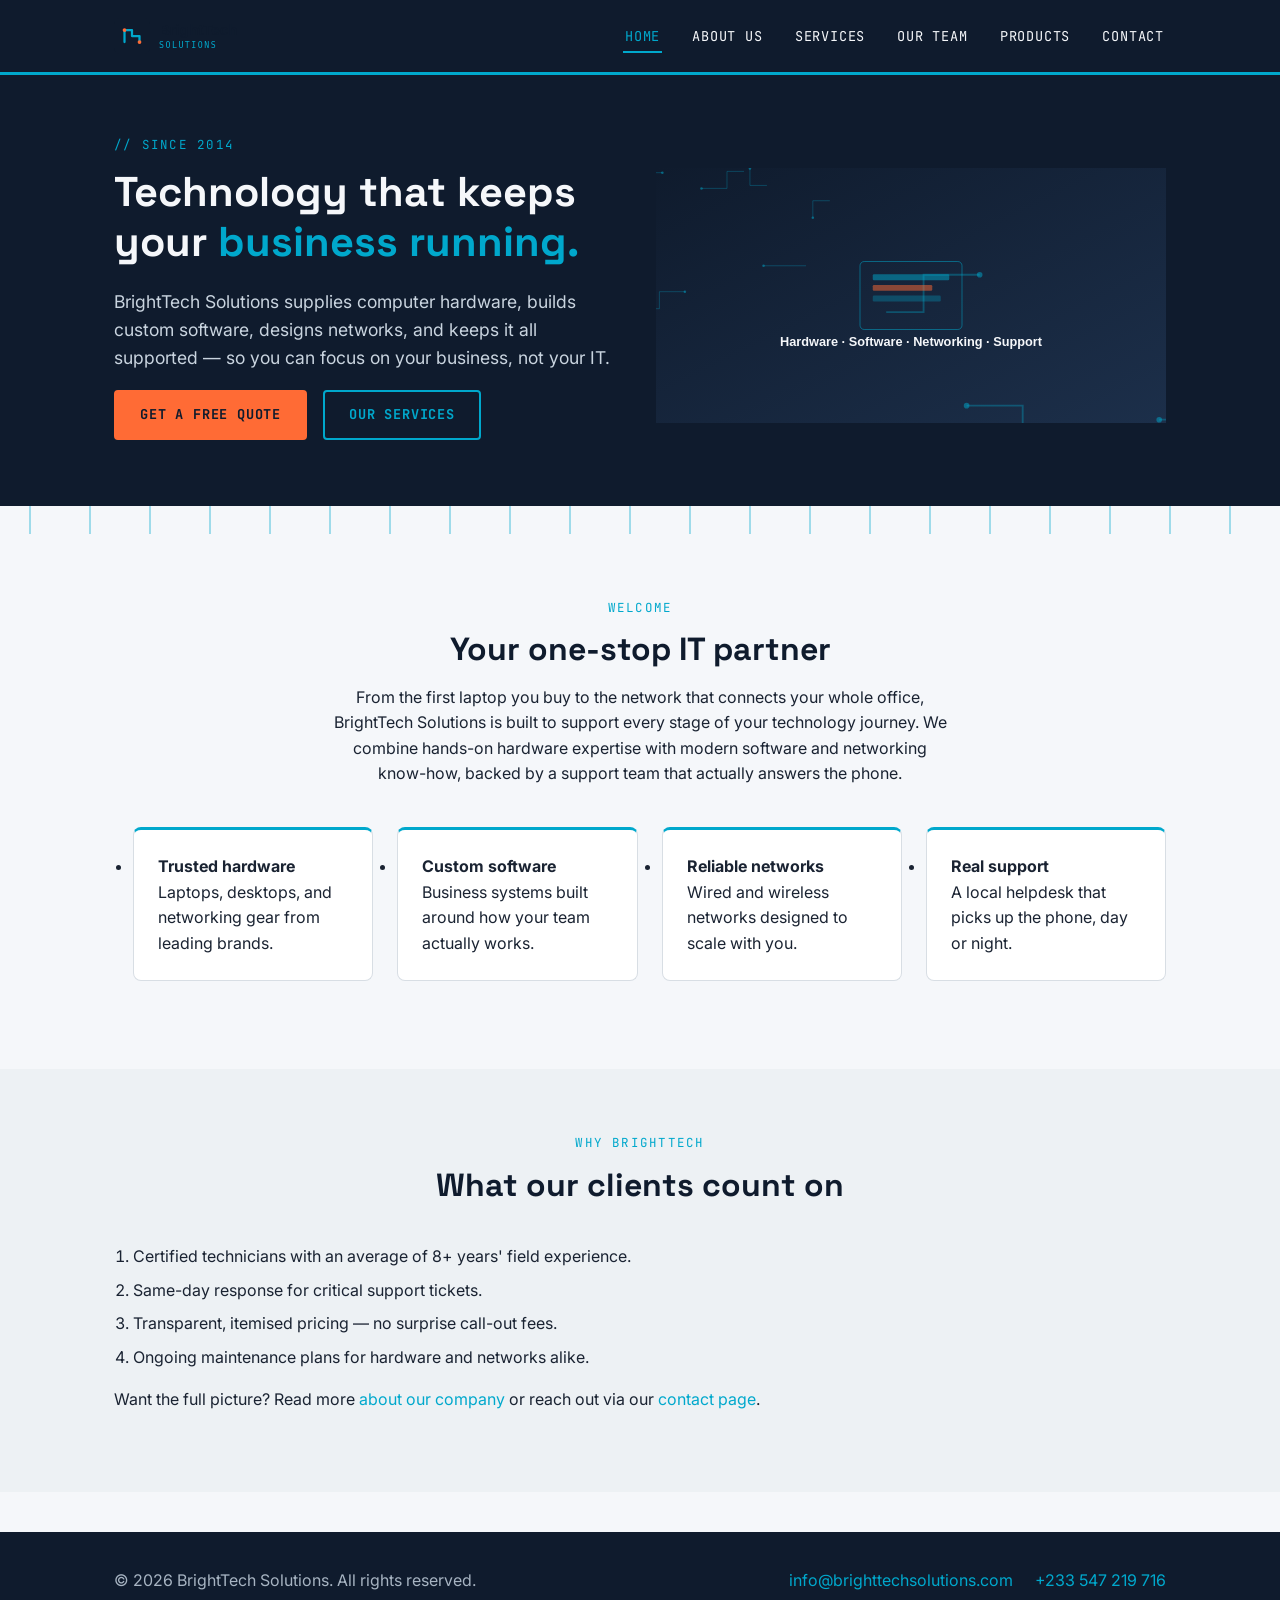
<file: index.html>
<!DOCTYPE html>
<html lang="en">
<head>
<meta charset="UTF-8">
<meta name="viewport" content="width=device-width, initial-scale=1.0">
<title>BrightTech Solutions | Hardware, Software &amp; IT Support</title>
<link rel="stylesheet" href="style.css">
</head>
<body>

<header class="site-header">
  <div class="nav-wrap">
    <a href="index.html" class="logo-link"><img src="images/logo.svg" alt="BrightTech Solutions logo"></a>
    <nav class="main-nav">
      <ul>
        <li><a href="index.html" class="active">Home</a></li>
        <li><a href="about.html">About Us</a></li>
        <li><a href="services.html">Services</a></li>
        <li><a href="team.html">Our Team</a></li>
        <li><a href="products.html">Products</a></li>
        <li><a href="contact.html">Contact</a></li>
      </ul>
    </nav>
  </div>
</header>

<section class="hero">
  <div class="container">
    <div class="hero-copy">
      <p class="eyebrow">// Since 2014</p>
      <h1>Technology that keeps your <span>business running.</span></h1>
      <p class="lead">BrightTech Solutions supplies computer hardware, builds custom software, designs networks, and keeps it all supported — so you can focus on your business, not your IT.</p>
      <p>
        <a href="contact.html" class="btn">Get a Free Quote</a>
        <a href="services.html" class="btn outline">Our Services</a>
      </p>
    </div>
    <div class="hero-art">
      <img src="images/hero.svg" alt="Illustration representing hardware, software and networking services">
    </div>
  </div>
</section>
<div class="circuit-divider"></div>

<section>
  <div class="container">
    <div class="section-head">
      <p class="eyebrow">Welcome</p>
      <h2>Your one-stop IT partner</h2>
      <p>From the first laptop you buy to the network that connects your whole office, BrightTech Solutions is built to support every stage of your technology journey. We combine hands-on hardware expertise with modern software and networking know-how, backed by a support team that actually answers the phone.</p>
    </div>

    <ul class="check-list grid-4">
      <li class="card">
        <strong>Trusted hardware</strong><br>
        Laptops, desktops, and networking gear from leading brands.
      </li>
      <li class="card">
        <strong>Custom software</strong><br>
        Business systems built around how your team actually works.
      </li>
      <li class="card">
        <strong>Reliable networks</strong><br>
        Wired and wireless networks designed to scale with you.
      </li>
      <li class="card">
        <strong>Real support</strong><br>
        A local helpdesk that picks up the phone, day or night.
      </li>
    </ul>
  </div>
</section>

<section class="alt">
  <div class="container">
    <div class="section-head">
      <p class="eyebrow">Why BrightTech</p>
      <h2>What our clients count on</h2>
    </div>
    <ol class="step-list">
      <li>Certified technicians with an average of 8+ years' field experience.</li>
      <li>Same-day response for critical support tickets.</li>
      <li>Transparent, itemised pricing — no surprise call-out fees.</li>
      <li>Ongoing maintenance plans for hardware and networks alike.</li>
    </ol>
    <p>Want the full picture? Read more <a href="about.html">about our company</a> or reach out via our <a href="contact.html">contact page</a>.</p>
  </div>
</section>

<footer class="site-footer">
  <div class="container">
    <p>&copy; 2026 BrightTech Solutions. All rights reserved.</p>
    <p class="foot-links">
      <a href="mailto:info@brighttechsolutions.com">info@brighttechsolutions.com</a>
      <a href="tel:+233547219716">+233 547 219 716</a>
    </p>
  </div>
</footer>

</body>
</html>
</file>
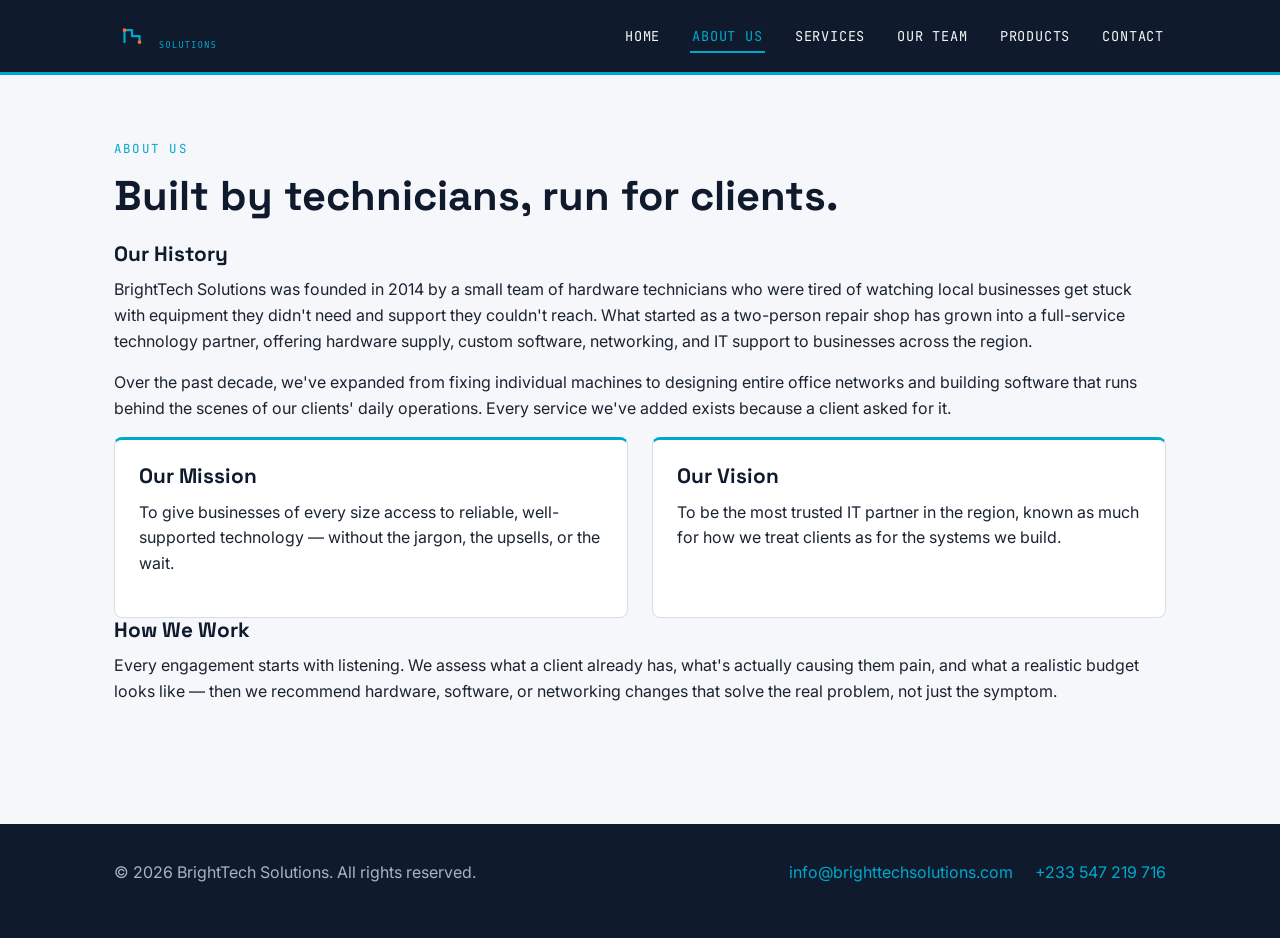
<file: about.html>
<!DOCTYPE html>
<html lang="en">
<head>
<meta charset="UTF-8">
<meta name="viewport" content="width=device-width, initial-scale=1.0">
<title>About Us | BrightTech Solutions</title>
<link rel="stylesheet" href="style.css">
</head>
<body>

<header class="site-header">
  <div class="nav-wrap">
    <a href="index.html" class="logo-link"><img src="images/logo.svg" alt="BrightTech Solutions logo"></a>
    <nav class="main-nav">
      <ul>
        <li><a href="index.html">Home</a></li>
        <li><a href="about.html" class="active">About Us</a></li>
        <li><a href="services.html">Services</a></li>
        <li><a href="team.html">Our Team</a></li>
        <li><a href="products.html">Products</a></li>
        <li><a href="contact.html">Contact</a></li>
      </ul>
    </nav>
  </div>
</header>

<section>
  <div class="container">
    <p class="eyebrow">About Us</p>
    <h1>Built by technicians, run for clients.</h1>

    <h3>Our History</h3>
    <p>BrightTech Solutions was founded in 2014 by a small team of hardware technicians who were tired of watching local businesses get stuck with equipment they didn't need and support they couldn't reach. What started as a two-person repair shop has grown into a full-service technology partner, offering hardware supply, custom software, networking, and IT support to businesses across the region.</p>
    <p>Over the past decade, we've expanded from fixing individual machines to designing entire office networks and building software that runs behind the scenes of our clients' daily operations. Every service we've added exists because a client asked for it.</p>

    <div class="grid-2">
      <div class="card">
        <h3>Our Mission</h3>
        <p>To give businesses of every size access to reliable, well-supported technology — without the jargon, the upsells, or the wait.</p>
      </div>
      <div class="card">
        <h3>Our Vision</h3>
        <p>To be the most trusted IT partner in the region, known as much for how we treat clients as for the systems we build.</p>
      </div>
    </div>

    <h3>How We Work</h3>
    <p>Every engagement starts with listening. We assess what a client already has, what's actually causing them pain, and what a realistic budget looks like — then we recommend hardware, software, or networking changes that solve the real problem, not just the symptom.</p>
  </div>
</section>

<footer class="site-footer">
  <div class="container">
    <p>&copy; 2026 BrightTech Solutions. All rights reserved.</p>
    <p class="foot-links">
      <a href="mailto:info@brighttechsolutions.com">info@brighttechsolutions.com</a>
      <a href="tel:+233547219716">+233 547 219 716</a>
    </p>
  </div>
</footer>

</body>
</html>
</file>
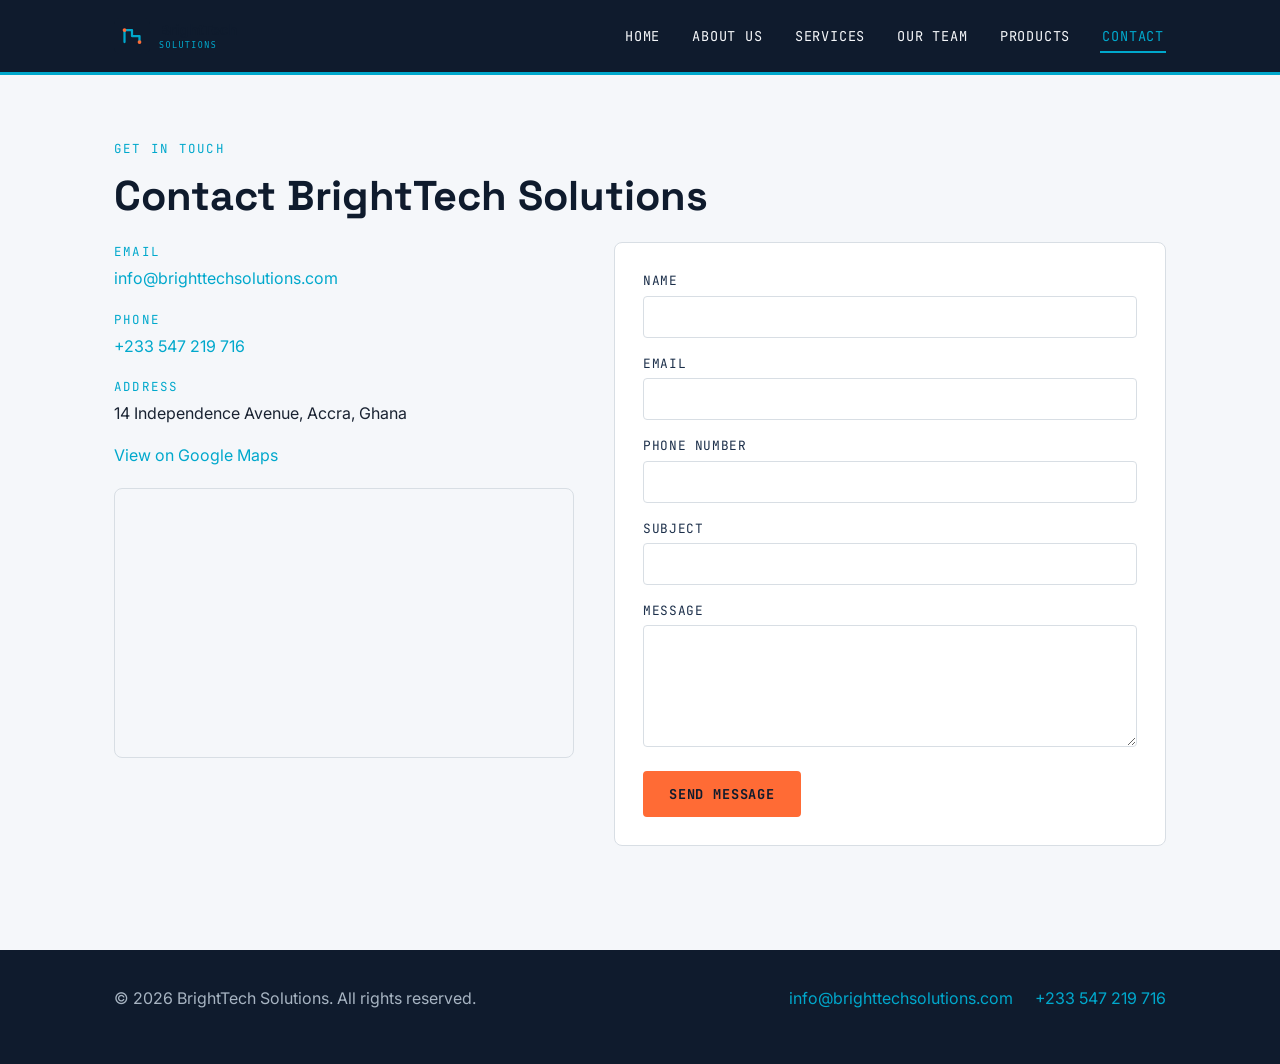
<file: contact.html>
<!DOCTYPE html>
<html lang="en">
<head>
<meta charset="UTF-8">
<meta name="viewport" content="width=device-width, initial-scale=1.0">
<title>Contact Us | BrightTech Solutions</title>
<link rel="stylesheet" href="style.css">
</head>
<body>

<header class="site-header">
  <div class="nav-wrap">
    <a href="index.html" class="logo-link"><img src="images/logo.svg" alt="BrightTech Solutions logo"></a>
    <nav class="main-nav">
      <ul>
        <li><a href="index.html">Home</a></li>
        <li><a href="about.html">About Us</a></li>
        <li><a href="services.html">Services</a></li>
        <li><a href="team.html">Our Team</a></li>
        <li><a href="products.html">Products</a></li>
        <li><a href="contact.html" class="active">Contact</a></li>
      </ul>
    </nav>
  </div>
</header>

<section>
  <div class="container">
    <p class="eyebrow">Get In Touch</p>
    <h1>Contact BrightTech Solutions</h1>

    <div class="contact-wrap">
      <div class="contact-info">
        <div class="item">
          <span class="eyebrow">Email</span>
          <a href="mailto:info@brighttechsolutions.com">info@brighttechsolutions.com</a>
        </div>
        <div class="item">
          <span class="eyebrow">Phone</span>
          <a href="tel:+233547219716">+233 547 219 716</a>
        </div>
        <div class="item">
          <span class="eyebrow">Address</span>
          <p>14 Independence Avenue, Accra, Ghana</p>
          <a href="https://www.google.com/maps/search/?api=1&query=Independence+Avenue+Accra+Ghana" target="_blank" rel="noopener">View on Google Maps</a>
        </div>
        <div class="map-embed">
          <iframe
            src="https://www.google.com/maps?q=Accra%2C%20Ghana&output=embed"
            loading="lazy"
            title="BrightTech Solutions location on Google Maps">
          </iframe>
        </div>
      </div>

      <form class="contact-form" action="mailto:info@brighttechsolutions.com" method="post" enctype="text/plain">
        <div>
          <label for="name">Name</label>
          <input type="text" id="name" name="name" required>
        </div>
        <div>
          <label for="email">Email</label>
          <input type="email" id="email" name="email" required>
        </div>
        <div>
          <label for="phone">Phone Number</label>
          <input type="tel" id="phone" name="phone">
        </div>
        <div>
          <label for="subject">Subject</label>
          <input type="text" id="subject" name="subject" required>
        </div>
        <div>
          <label for="message">Message</label>
          <textarea id="message" name="message" rows="5" required></textarea>
        </div>
        <button type="submit" class="btn">Send Message</button>
      </form>
    </div>
  </div>
</section>

<footer class="site-footer">
  <div class="container">
    <p>&copy; 2026 BrightTech Solutions. All rights reserved.</p>
    <p class="foot-links">
      <a href="mailto:info@brighttechsolutions.com">info@brighttechsolutions.com</a>
      <a href="tel:+233547219716">+233 547 219 716</a>
    </p>
  </div>
</footer>

</body>
</html>
</file>
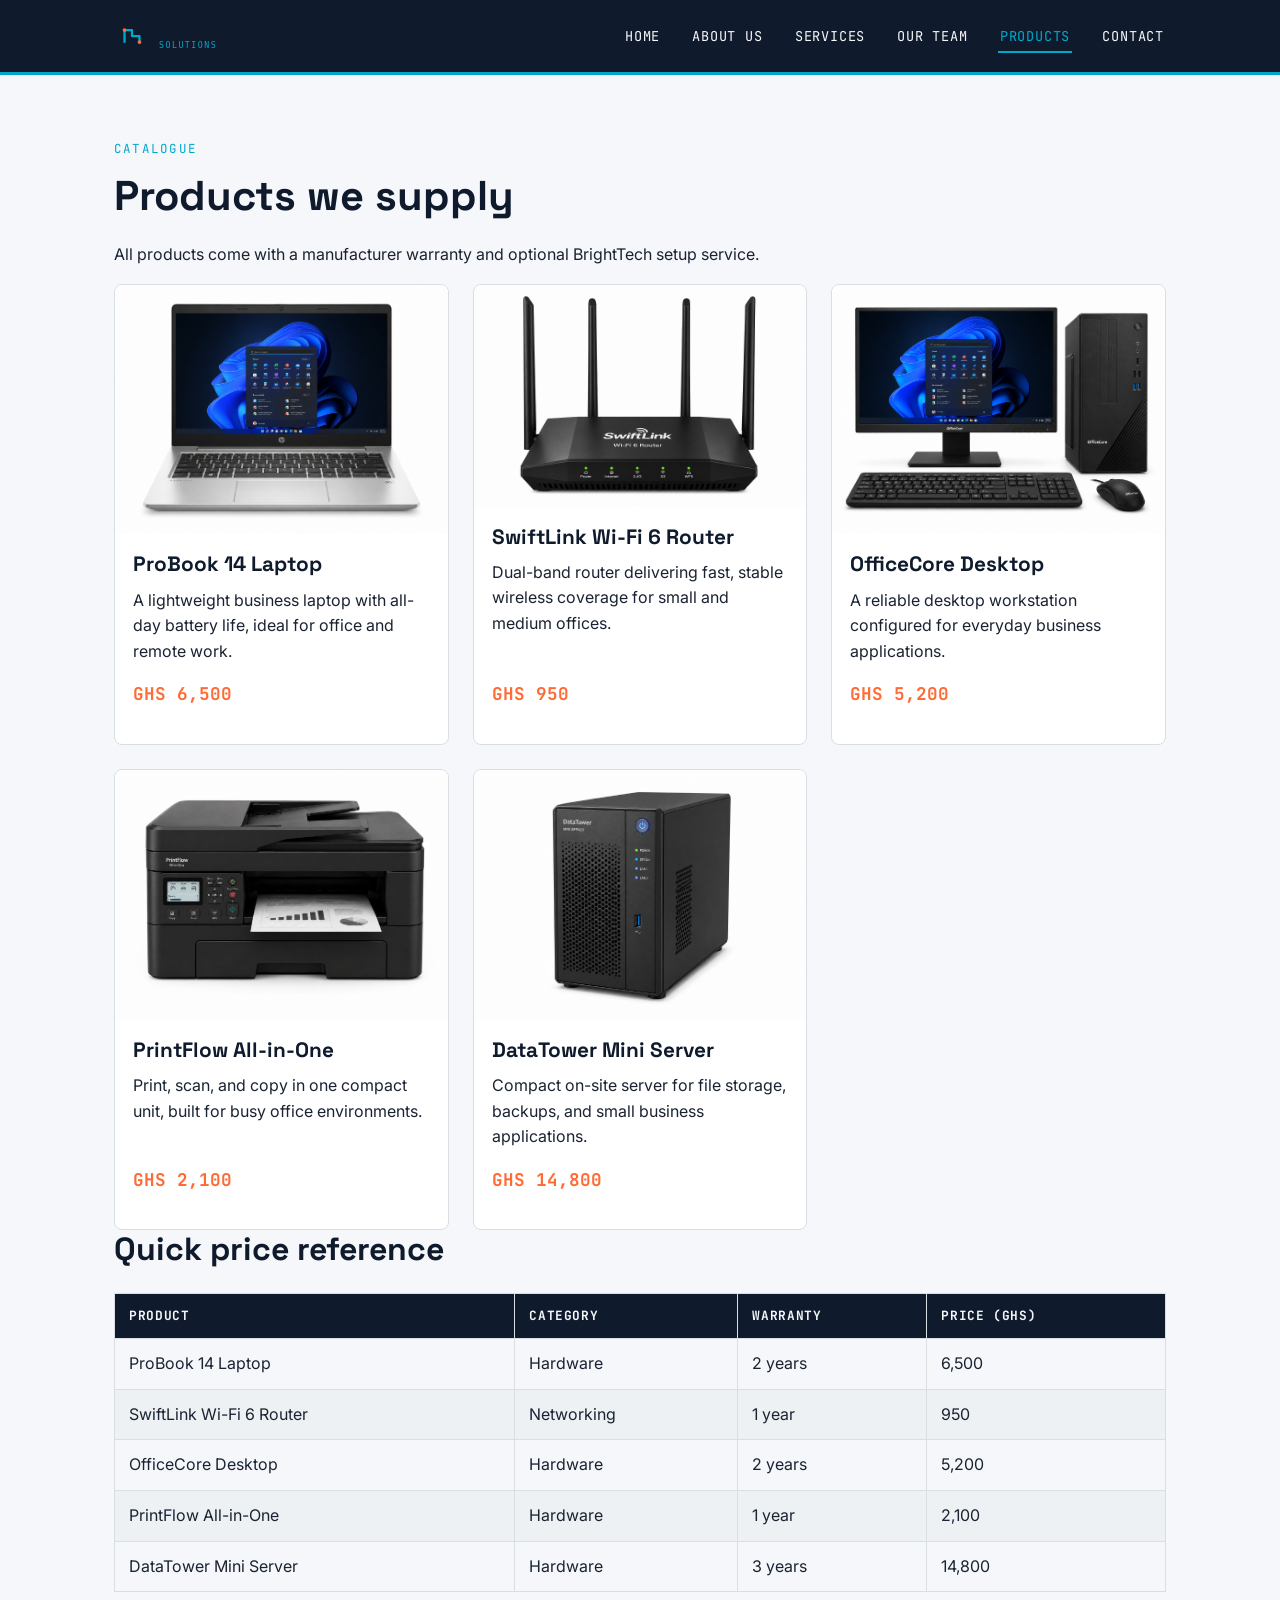
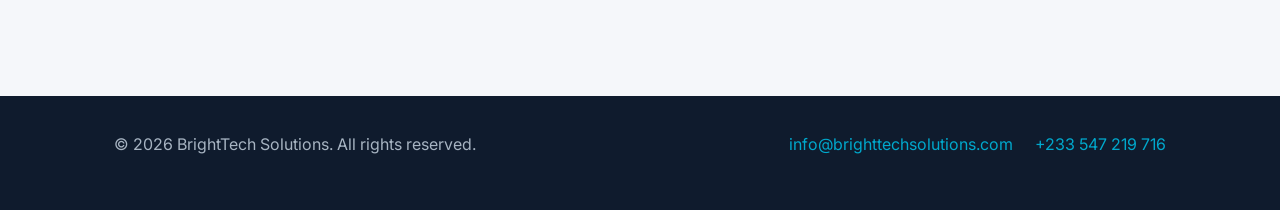
<file: products.html>
<!DOCTYPE html>
<html lang="en">
<head>
<meta charset="UTF-8">
<meta name="viewport" content="width=device-width, initial-scale=1.0">
<title>Products | BrightTech Solutions</title>
<link rel="stylesheet" href="style.css">
</head>
<body>

<header class="site-header">
  <div class="nav-wrap">
    <a href="index.html" class="logo-link"><img src="images/logo.svg" alt="BrightTech Solutions logo"></a>
    <nav class="main-nav">
      <ul>
        <li><a href="index.html">Home</a></li>
        <li><a href="about.html">About Us</a></li>
        <li><a href="services.html">Services</a></li>
        <li><a href="team.html">Our Team</a></li>
        <li><a href="products.html" class="active">Products</a></li>
        <li><a href="contact.html">Contact</a></li>
      </ul>
    </nav>
  </div>
</header>

<section>
  <div class="container">
    <p class="eyebrow">Catalogue</p>
    <h1>Products we supply</h1>
    <p>All products come with a manufacturer warranty and optional BrightTech setup service.</p>

    <div class="grid-3">
      <div class="product-card">
        <img src="images/ProBook 14 Laptop.png" alt="Business laptop">
        <div class="info">
          <h3>ProBook 14 Laptop</h3>
          <p>A lightweight business laptop with all-day battery life, ideal for office and remote work.</p>
          <p class="price">GHS 6,500</p>
        </div>
      </div>
      <div class="product-card">
        <img src="images/SwiftLink Wi-Fi 6 Router.PNG" alt="Wireless router">
        <div class="info">
          <h3>SwiftLink Wi-Fi 6 Router</h3>
          <p>Dual-band router delivering fast, stable wireless coverage for small and medium offices.</p>
          <p class="price">GHS 950</p>
        </div>
      </div>
      <div class="product-card">
        <img src="images/OfficeCore Desktop.PNG" alt="Desktop computer">
        <div class="info">
          <h3>OfficeCore Desktop</h3>
          <p>A reliable desktop workstation configured for everyday business applications.</p>
          <p class="price">GHS 5,200</p>
        </div>
      </div>
      <div class="product-card">
        <img src="images/PrintFlow All-in-One.PNG" alt="All-in-one printer">
        <div class="info">
          <h3>PrintFlow All-in-One</h3>
          <p>Print, scan, and copy in one compact unit, built for busy office environments.</p>
          <p class="price">GHS 2,100</p>
        </div>
      </div>
      <div class="product-card">
        <img src="images/DataTower Mini Server.PNG" alt="Server tower">
        <div class="info">
          <h3>DataTower Mini Server</h3>
          <p>Compact on-site server for file storage, backups, and small business applications.</p>
          <p class="price">GHS 14,800</p>
        </div>
      </div>
    </div>

    <h2>Quick price reference</h2>
    <table class="price-table">
      <thead>
        <tr><th>Product</th><th>Category</th><th>Warranty</th><th>Price (GHS)</th></tr>
      </thead>
      <tbody>
        <tr><td>ProBook 14 Laptop</td><td>Hardware</td><td>2 years</td><td>6,500</td></tr>
        <tr><td>SwiftLink Wi-Fi 6 Router</td><td>Networking</td><td>1 year</td><td>950</td></tr>
        <tr><td>OfficeCore Desktop</td><td>Hardware</td><td>2 years</td><td>5,200</td></tr>
        <tr><td>PrintFlow All-in-One</td><td>Hardware</td><td>1 year</td><td>2,100</td></tr>
        <tr><td>DataTower Mini Server</td><td>Hardware</td><td>3 years</td><td>14,800</td></tr>
      </tbody>
    </table>
  </div>
</section>

<footer class="site-footer">
  <div class="container">
    <p>&copy; 2026 BrightTech Solutions. All rights reserved.</p>
    <p class="foot-links">
      <a href="mailto:info@brighttechsolutions.com">info@brighttechsolutions.com</a>
      <a href="tel:+233547219716">+233 547 219 716</a>
    </p>
  </div>
</footer>

</body>
</html>
</file>
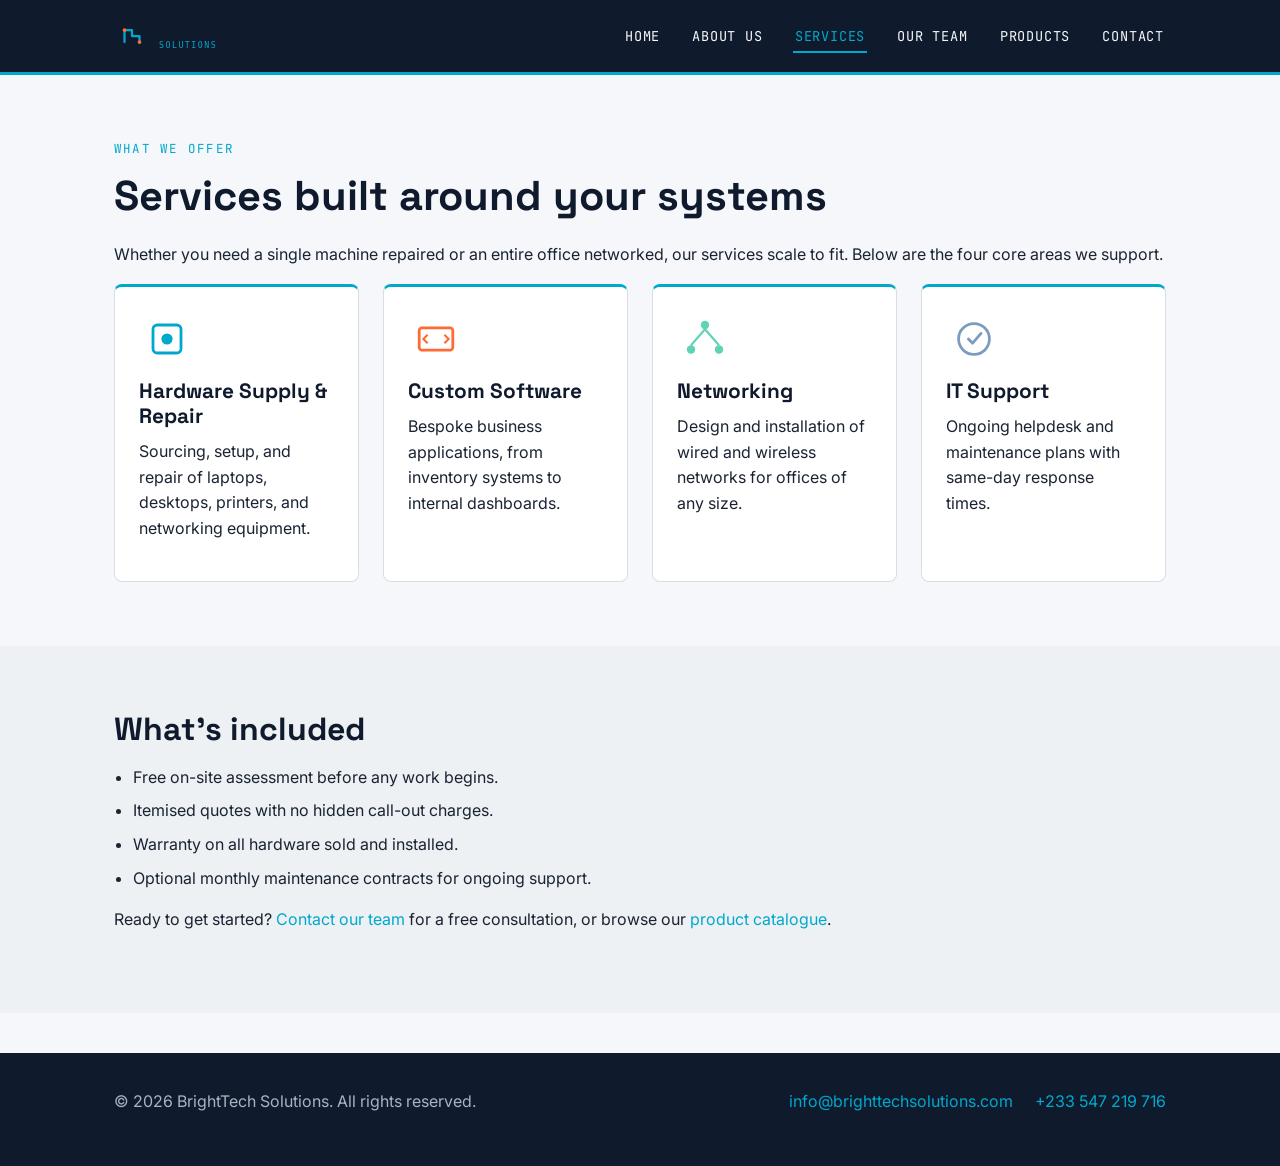
<file: services.html>
<!DOCTYPE html>
<html lang="en">
<head>
<meta charset="UTF-8">
<meta name="viewport" content="width=device-width, initial-scale=1.0">
<title>Services | BrightTech Solutions</title>
<link rel="stylesheet" href="style.css">
</head>
<body>

<header class="site-header">
  <div class="nav-wrap">
    <a href="index.html" class="logo-link"><img src="images/logo.svg" alt="BrightTech Solutions logo"></a>
    <nav class="main-nav">
      <ul>
        <li><a href="index.html">Home</a></li>
        <li><a href="about.html">About Us</a></li>
        <li><a href="services.html" class="active">Services</a></li>
        <li><a href="team.html">Our Team</a></li>
        <li><a href="products.html">Products</a></li>
        <li><a href="contact.html">Contact</a></li>
      </ul>
    </nav>
  </div>
</header>

<section>
  <div class="container">
    <p class="eyebrow">What We Offer</p>
    <h1>Services built around your systems</h1>
    <p>Whether you need a single machine repaired or an entire office networked, our services scale to fit. Below are the four core areas we support.</p>

    <div class="grid-4">
      <div class="card">
        <img src="images/service-hardware.svg" alt="Hardware icon" class="icon">
        <h3>Hardware Supply &amp; Repair</h3>
        <p>Sourcing, setup, and repair of laptops, desktops, printers, and networking equipment.</p>
      </div>
      <div class="card">
        <img src="images/service-software.svg" alt="Software icon" class="icon">
        <h3>Custom Software</h3>
        <p>Bespoke business applications, from inventory systems to internal dashboards.</p>
      </div>
      <div class="card">
        <img src="images/service-networking.svg" alt="Networking icon" class="icon">
        <h3>Networking</h3>
        <p>Design and installation of wired and wireless networks for offices of any size.</p>
      </div>
      <div class="card">
        <img src="images/service-support.svg" alt="Support icon" class="icon">
        <h3>IT Support</h3>
        <p>Ongoing helpdesk and maintenance plans with same-day response times.</p>
      </div>
    </div>
  </div>
</section>

<section class="alt">
  <div class="container">
    <h2>What's included</h2>
    <ul class="check-list">
      <li>Free on-site assessment before any work begins.</li>
      <li>Itemised quotes with no hidden call-out charges.</li>
      <li>Warranty on all hardware sold and installed.</li>
      <li>Optional monthly maintenance contracts for ongoing support.</li>
    </ul>
    <p>Ready to get started? <a href="contact.html">Contact our team</a> for a free consultation, or browse our <a href="products.html">product catalogue</a>.</p>
  </div>
</section>

<footer class="site-footer">
  <div class="container">
    <p>&copy; 2026 BrightTech Solutions. All rights reserved.</p>
    <p class="foot-links">
      <a href="mailto:info@brighttechsolutions.com">info@brighttechsolutions.com</a>
      <a href="tel:+233547219716">+233 547 219 716</a>
    </p>
  </div>
</footer>

</body>
</html>
</file>
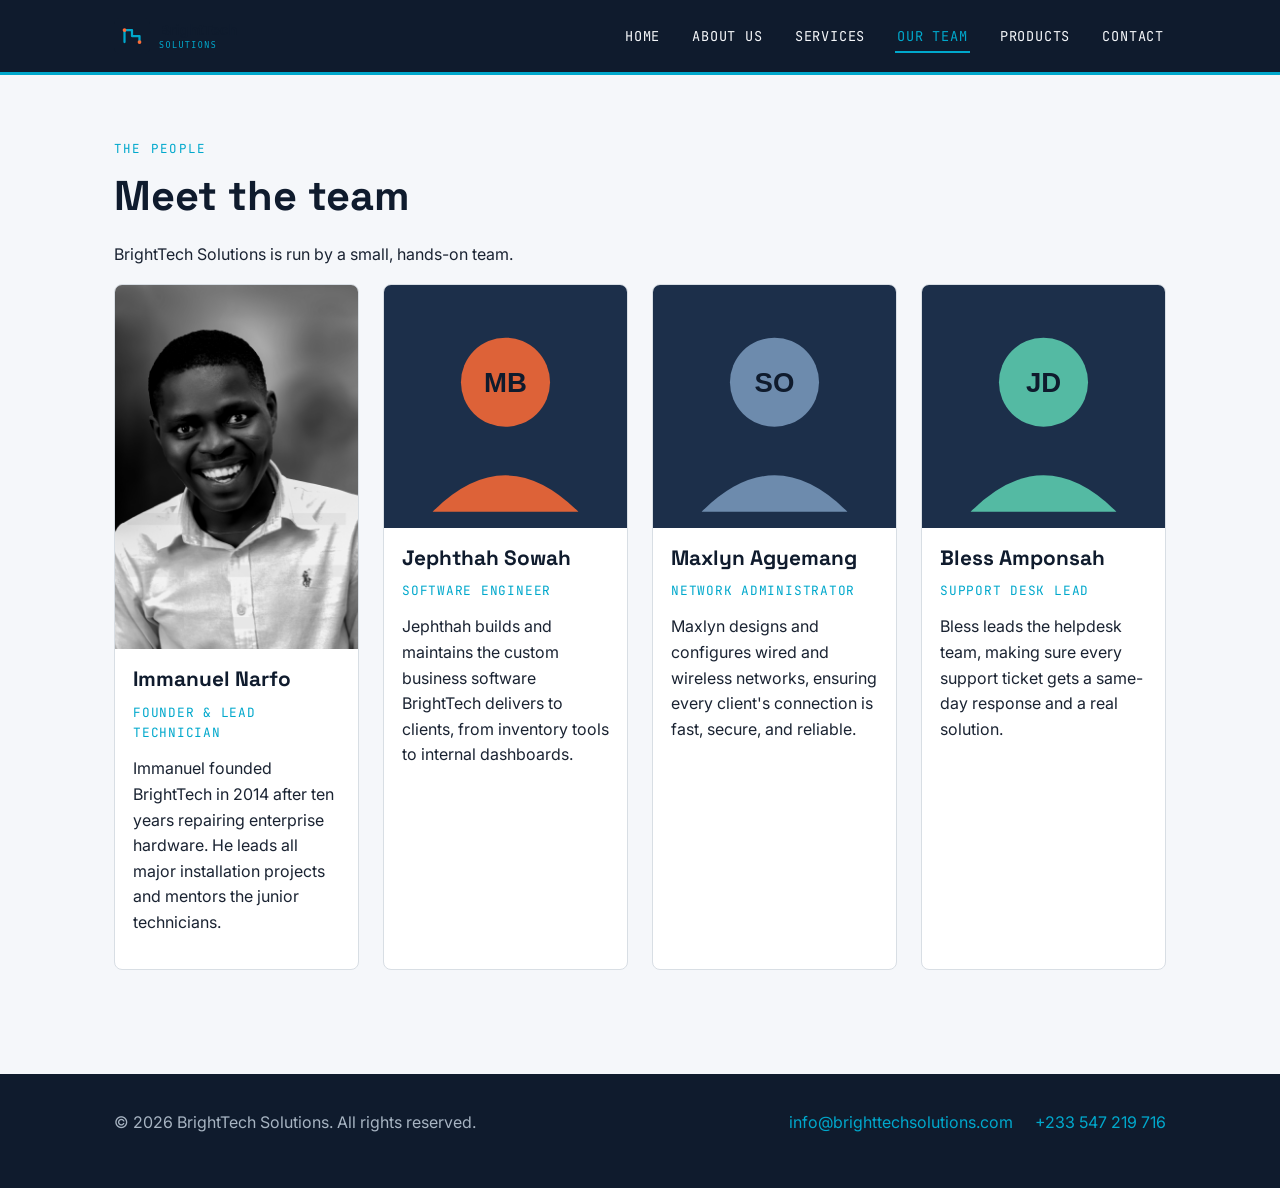
<file: team.html>
<!DOCTYPE html>
<html lang="en">
<head>
<meta charset="UTF-8">
<meta name="viewport" content="width=device-width, initial-scale=1.0">
<title>Our Team | BrightTech Solutions</title>
<link rel="stylesheet" href="style.css">
</head>
<body>

<header class="site-header">
  <div class="nav-wrap">
    <a href="index.html" class="logo-link"><img src="images/logo.svg" alt="BrightTech Solutions logo"></a>
    <nav class="main-nav">
      <ul>
        <li><a href="index.html">Home</a></li>
        <li><a href="about.html">About Us</a></li>
        <li><a href="services.html">Services</a></li>
        <li><a href="team.html" class="active">Our Team</a></li>
        <li><a href="products.html">Products</a></li>
        <li><a href="contact.html">Contact</a></li>
      </ul>
    </nav>
  </div>
</header>

<section>
  <div class="container">
    <p class="eyebrow">The People</p>
    <h1>Meet the team</h1>
    <p>BrightTech Solutions is run by a small, hands-on team.</p>

    <div class="grid-4">
      <div class="team-card">
        <img src="images/Leader.jpg" alt="Portrait of Immanuel Narfo">
        <div class="info">
          <h3>Immanuel Narfo</h3>
          <p class="role">Founder &amp; Lead Technician</p>
          <p>Immanuel founded BrightTech in 2014 after ten years repairing enterprise hardware. He leads all major installation projects and mentors the junior technicians.</p>
        </div>
      </div>
      <div class="team-card">
        <img src="images/team2.svg" alt="Portrait of Jephthah Sowah">
        <div class="info">
          <h3>Jephthah Sowah</h3>
          <p class="role">Software Engineer</p>
          <p>Jephthah builds and maintains the custom business software BrightTech delivers to clients, from inventory tools to internal dashboards.</p>
        </div>
      </div>
      <div class="team-card">
        <img src="images/team3.svg" alt="Portrait of Maxlyn Agyemang">
        <div class="info">
          <h3>Maxlyn Agyemang</h3>
          <p class="role">Network Administrator</p>
          <p>Maxlyn designs and configures wired and wireless networks, ensuring every client's connection is fast, secure, and reliable.</p>
        </div>
      </div>
      <div class="team-card">
        <img src="images/team4.svg" alt="Portrait of Bless Amponsah">
        <div class="info">
          <h3>Bless Amponsah</h3>
          <p class="role">Support Desk Lead</p>
          <p>Bless leads the helpdesk team, making sure every support ticket gets a same-day response and a real solution.</p>
        </div>
      </div>
    </div>
  </div>
</section>

<footer class="site-footer">
  <div class="container">
    <p>&copy; 2026 BrightTech Solutions. All rights reserved.</p>
    <p class="foot-links">
      <a href="mailto:info@brighttechsolutions.com">info@brighttechsolutions.com</a>
      <a href="tel:+233547219716">+233 547 219 716</a>
    </p>
  </div>
</footer>

</body>
</html>
</file>
<file: style.css>
/* =========================================================
   BrightTech Solutions — Stylesheet
   Palette:  Navy #0F1B2D, Slate #1C2F4A, Cyan #00A8CC,
             Amber #FF6B35, Mint #5FD3B3, Light #F5F7FA
   Type:     Space Grotesk (display), Inter (body),
             JetBrains Mono (labels / eyebrows)
   ========================================================= */

@import url('https://fonts.googleapis.com/css2?family=Space+Grotesk:wght@500;700&family=Inter:wght@400;500;600&family=JetBrains+Mono:wght@500&display=swap');

:root {
  --navy: #0F1B2D;
  --slate: #1C2F4A;
  --cyan: #00A8CC;
  --amber: #FF6B35;
  --mint: #5FD3B3;
  --light: #F5F7FA;
  --ink: #1A2332;
  --line: #D8DEE4;

  --font-display: 'Space Grotesk', Arial, sans-serif;
  --font-body: 'Inter', Arial, sans-serif;
  --font-mono: 'JetBrains Mono', 'Courier New', monospace;
}

* { box-sizing: border-box; }

html { scroll-behavior: smooth; }

body {
  margin: 0;
  font-family: var(--font-body);
  color: var(--ink);
  background: var(--light);
  line-height: 1.6;
}

img { max-width: 100%; display: block; }

a { color: var(--cyan); text-decoration: none; }
a:hover { text-decoration: underline; }

h1, h2, h3, h4 {
  font-family: var(--font-display);
  color: var(--navy);
  line-height: 1.2;
  margin: 0 0 0.5em;
}

h1 { font-size: 2.6rem; }
h2 { font-size: 2rem; }
h3 { font-size: 1.3rem; }

p { margin: 0 0 1em; }

.eyebrow {
  font-family: var(--font-mono);
  letter-spacing: 0.18em;
  text-transform: uppercase;
  font-size: 0.78rem;
  color: var(--cyan);
}

.container {
  max-width: 1100px;
  margin: 0 auto;
  padding: 0 24px;
}

/* ---------- Circuit divider (signature element) ---------- */
.circuit-divider {
  height: 28px;
  background-image:
    linear-gradient(to right, transparent 48%, var(--cyan) 48%, var(--cyan) 52%, transparent 52%);
  background-size: 60px 100%;
  background-repeat: repeat-x;
  opacity: 0.35;
  margin: 0;
}

/* ---------- Header / Navigation ---------- */
header.site-header {
  background: var(--navy);
  position: sticky;
  top: 0;
  z-index: 50;
  border-bottom: 3px solid var(--cyan);
}

.nav-wrap {
  display: flex;
  align-items: center;
  justify-content: space-between;
  padding: 12px 24px;
  max-width: 1100px;
  margin: 0 auto;
}

.logo-link img { height: 48px; }

nav.main-nav ul {
  list-style: none;
  display: flex;
  gap: 28px;
  margin: 0;
  padding: 0;
}

nav.main-nav a {
  font-family: var(--font-mono);
  font-size: 0.85rem;
  letter-spacing: 0.06em;
  text-transform: uppercase;
  color: var(--light);
  padding: 6px 2px;
  border-bottom: 2px solid transparent;
}

nav.main-nav a:hover,
nav.main-nav a.active {
  color: var(--cyan);
  border-bottom-color: var(--cyan);
  text-decoration: none;
}

/* ---------- Hero ---------- */
.hero {
  background: var(--navy);
  color: var(--light);
  padding: 60px 0 0;
}

.hero .container {
  display: grid;
  grid-template-columns: 1fr 1fr;
  gap: 32px;
  align-items: center;
  padding-bottom: 50px;
}

.hero h1 { color: var(--light); }
.hero h1 span { color: var(--cyan); }

.hero .lead { font-size: 1.1rem; color: #C9D4DF; max-width: 46ch; }

.btn {
  display: inline-block;
  font-family: var(--font-mono);
  text-transform: uppercase;
  letter-spacing: 0.06em;
  font-size: 0.85rem;
  padding: 12px 24px;
  border-radius: 4px;
  border: 2px solid var(--amber);
  background: var(--amber);
  color: var(--navy);
  font-weight: 700;
  cursor: pointer;
}
.btn:hover { background: transparent; color: var(--amber); text-decoration: none; }

.btn.outline {
  background: transparent;
  color: var(--cyan);
  border-color: var(--cyan);
  margin-left: 12px;
}
.btn.outline:hover { background: var(--cyan); color: var(--navy); }

/* ---------- Generic section ---------- */
section { padding: 64px 0; }
section.alt { background: #EDF1F4; }

.section-head { max-width: 620px; margin: 0 auto 40px; text-align: center; }

/* ---------- Cards ---------- */
.grid-4 { display: grid; grid-template-columns: repeat(4, 1fr); gap: 24px; }
.grid-3 { display: grid; grid-template-columns: repeat(3, 1fr); gap: 24px; }
.grid-2 { display: grid; grid-template-columns: repeat(2, 1fr); gap: 24px; }

.card {
  background: #fff;
  border: 1px solid var(--line);
  border-radius: 8px;
  padding: 24px;
  border-top: 3px solid var(--cyan);
}

.card img.icon { height: 56px; margin-bottom: 12px; }

/* ---------- Team ---------- */
.team-card { background: #fff; border: 1px solid var(--line); border-radius: 8px; overflow: hidden; }
.team-card img { width: 100%; }
.team-card .info { padding: 18px; }
.team-card .role { font-family: var(--font-mono); color: var(--cyan); font-size: 0.8rem; text-transform: uppercase; letter-spacing: 0.06em; }

/* ---------- Products ---------- */
.product-card { background: #fff; border: 1px solid var(--line); border-radius: 8px; overflow: hidden; display: flex; flex-direction: column; }
.product-card img { width: 100%; }
.product-card .info { padding: 18px; flex: 1; display: flex; flex-direction: column; }
.price { font-family: var(--font-mono); color: var(--amber); font-weight: 700; font-size: 1.1rem; margin-top: auto; }

table.price-table { width: 100%; border-collapse: collapse; margin-top: 24px; }
table.price-table th, table.price-table td {
  border: 1px solid var(--line);
  padding: 12px 14px;
  text-align: left;
}
table.price-table th {
  background: var(--navy);
  color: var(--light);
  font-family: var(--font-mono);
  font-size: 0.8rem;
  text-transform: uppercase;
  letter-spacing: 0.05em;
}
table.price-table tr:nth-child(even) { background: #EDF1F4; }

/* ---------- Lists ---------- */
ul.check-list, ol.step-list { padding-left: 1.2em; }
ul.check-list li { margin-bottom: 8px; }
ol.step-list li { margin-bottom: 8px; }

/* ---------- Contact ---------- */
.contact-wrap { display: grid; grid-template-columns: 1fr 1.2fr; gap: 40px; }
.contact-info .item { margin-bottom: 18px; }
.contact-info .item .eyebrow { display: block; margin-bottom: 4px; }

form.contact-form { display: grid; gap: 16px; background: #fff; border: 1px solid var(--line); border-radius: 8px; padding: 28px; }
form.contact-form label { font-family: var(--font-mono); font-size: 0.8rem; text-transform: uppercase; letter-spacing: 0.05em; color: var(--slate); margin-bottom: 4px; display: block; }
form.contact-form input, form.contact-form textarea {
  width: 100%;
  padding: 10px 12px;
  border: 1px solid var(--line);
  border-radius: 4px;
  font-family: var(--font-body);
  font-size: 1rem;
}
form.contact-form input:focus, form.contact-form textarea:focus {
  outline: 2px solid var(--cyan);
  outline-offset: 1px;
}
form.contact-form button { justify-self: start; }

.map-embed { border: 1px solid var(--line); border-radius: 8px; overflow: hidden; margin-top: 20px; }
.map-embed iframe { width: 100%; height: 260px; border: 0; }

/* ---------- Footer ---------- */
footer.site-footer {
  background: var(--navy);
  color: #A7B4C2;
  padding: 36px 0;
  margin-top: 40px;
}
footer.site-footer .container {
  display: flex;
  justify-content: space-between;
  align-items: center;
  flex-wrap: wrap;
  gap: 12px;
}
footer.site-footer a { color: var(--cyan); }
footer .foot-links a { margin-left: 18px; }

/* ---------- Responsive ---------- */
@media (max-width: 860px) {
  .hero .container { grid-template-columns: 1fr; }
  .grid-4 { grid-template-columns: repeat(2, 1fr); }
  .grid-3 { grid-template-columns: repeat(2, 1fr); }
  .contact-wrap { grid-template-columns: 1fr; }
}

@media (max-width: 600px) {
  .nav-wrap { flex-direction: column; gap: 12px; }
  nav.main-nav ul { flex-wrap: wrap; justify-content: center; gap: 14px; }
  .grid-4, .grid-3, .grid-2 { grid-template-columns: 1fr; }
  h1 { font-size: 2rem; }
  footer.site-footer .container { flex-direction: column; text-align: center; }
  footer .foot-links a { margin: 0 8px; }
}
</file>
